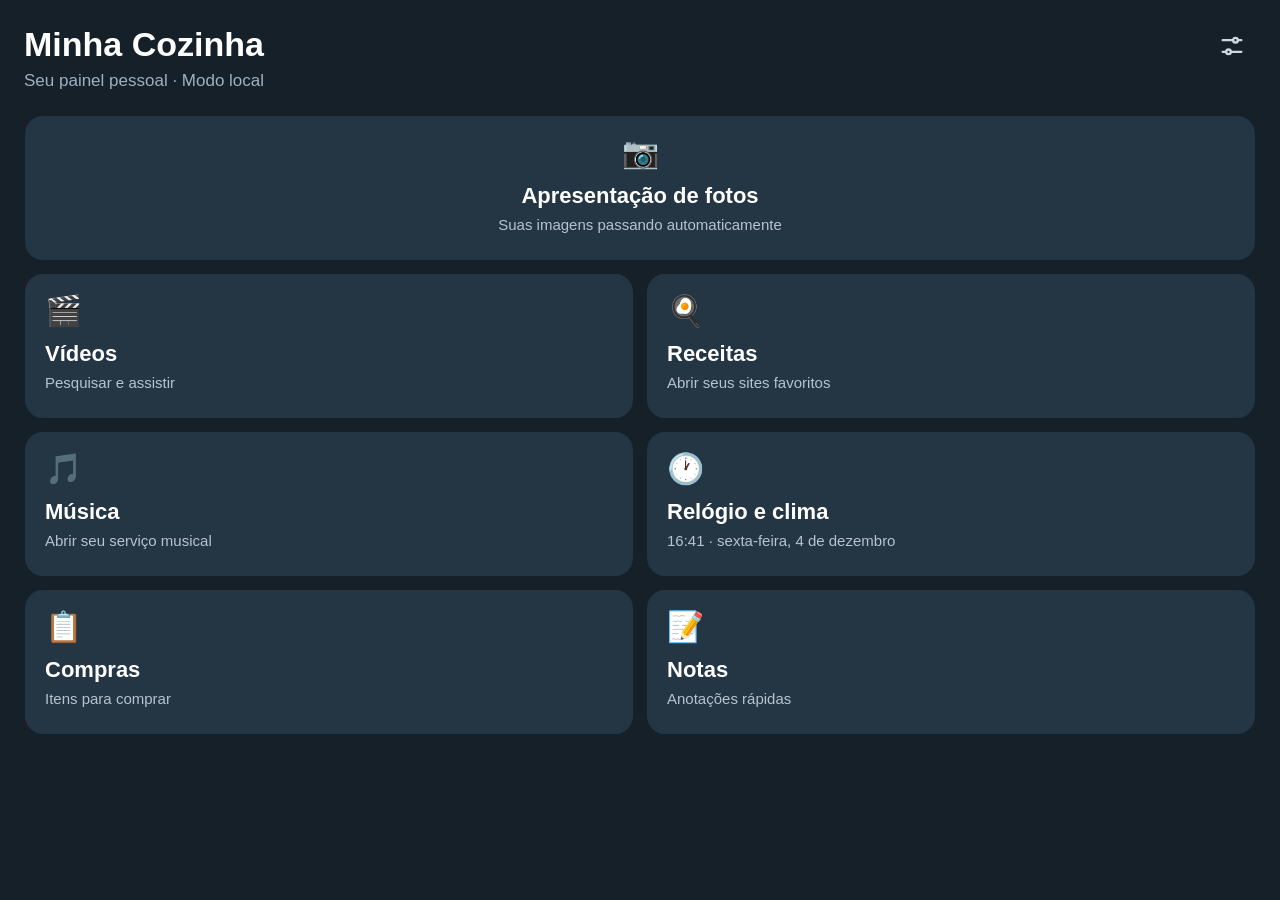
<file: index.html>
<!DOCTYPE html>
<html lang="pt-BR"><head><meta charset="utf-8">
<meta name="viewport" content="width=device-width,initial-scale=1">
<meta name="apple-mobile-web-app-capable" content="yes">
<title>Minha Cozinha</title><link rel="stylesheet" href="style.css"></head>
<body>
<div id="top"><div id="hd"><h1>Minha Cozinha</h1><div id="sub">Seu painel pessoal · <span id="st"></span></div></div>
<button id="gear" data-act="cfg" aria-label="Ajustes"><svg width="28" height="28" viewBox="0 0 24 24" fill="none" stroke="#cfd8e0" stroke-width="2" stroke-linecap="round"><path d="M4 7h9M17 7h3M4 17h3M11 17h9"/><circle cx="15" cy="7" r="2"/><circle cx="9" cy="17" r="2"/></svg></button></div>
<div id="ad" class="hid"><select id="addt"></select><button data-act="add">Adicionar</button><button data-act="done">Salvar e sair</button></div>
<div id="board"></div>
<div id="vw" class="hid"></div>
<div id="pn" class="hid"><div class="box">
<h2>Ajustes</h2>
<p><button data-act="edit">Editar painel</button></p>
<p class="sm">Sem conta, tudo fica salvo só neste aparelho. Com conta, o painel sincroniza entre PC e iPad.</p>
<label>Supabase URL</label><input id="c_url" placeholder="https://xxxx.supabase.co">
<label>Supabase chave pública (anon)</label><input id="c_anon">
<label>E-mail</label><input id="c_em" type="email"><label>Senha</label><input id="c_pw" type="password">
<p><button data-act="in">Entrar</button> <button data-act="su">Criar conta</button> <button data-act="out">Sair</button> <button data-act="sy">Sincronizar agora</button></p>
<label>Segundos por foto</label><input data-s="sec" type="number">
<label>Tela parada: mostrar fotos após (segundos)</label><input data-s="idle" type="number">
<label>Cor do fundo</label><select data-s="th"><option value="0">Azul-noite</option><option value="1">Preto</option><option value="2">Verde-floresta</option><option value="3">Claro</option></select>
<label>Imagem de fundo (link, opcional)</label><input data-s="bg">
<label>Chave da YouTube API (opcional)</label><input data-s="ytKey">
<p><button data-act="cfg">Fechar</button></p></div></div>
<div id="saver" class="hid"><img id="sv" alt=""></div>
<script src="app.js"></script></body></html>
</file>
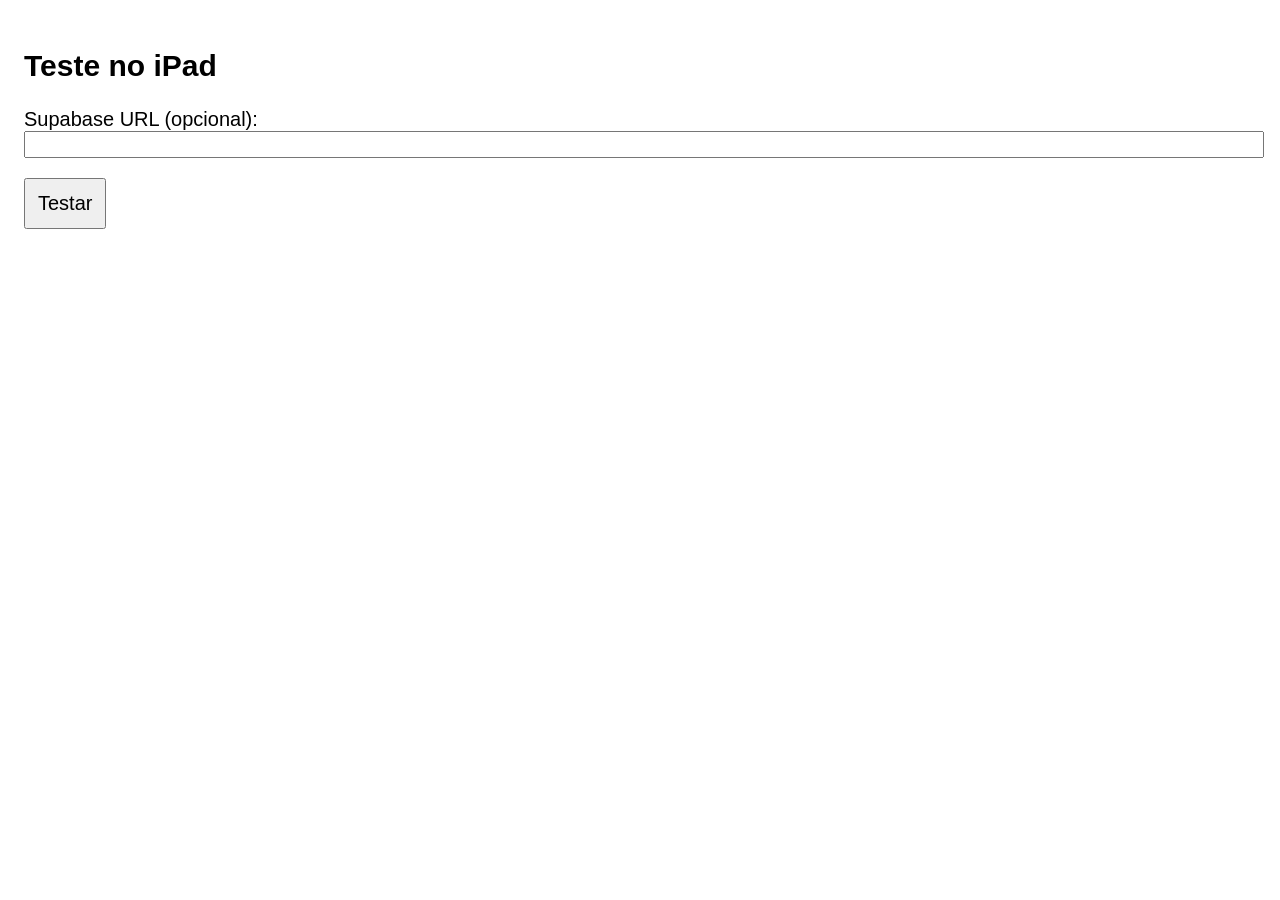
<file: teste.html>
<!DOCTYPE html><html><head><meta charset="utf-8"><meta name="viewport" content="width=device-width,initial-scale=1"><title>Teste</title></head>
<body style="font:20px Helvetica;padding:16px"><h2>Teste no iPad</h2>
<p>Supabase URL (opcional): <input id="u" style="width:100%;font-size:18px"></p>
<button onclick="go()" style="font-size:20px;padding:12px">Testar</button><pre id="o"></pre>
<script>
function t(n,u){var r=new XMLHttpRequest();r.open('GET',u,true);r.timeout=12000;
r.onload=function(){o.textContent+=n+': OK (codigo '+r.status+')\n'};
r.onerror=r.ontimeout=function(){o.textContent+=n+': FALHOU (sem conexao segura)\n'};r.send()}
function go(){o.textContent='';t('Clima','https://api.open-meteo.com/v1/forecast?latitude=-23.5&longitude=-46.6&current_weather=true');
t('YouTube API','https://www.googleapis.com/youtube/v3/search?part=snippet&q=a');var u=document.getElementById('u').value;if(u)t('Supabase',u.replace(/\/+$/,'')+'/auth/v1/settings');
var o=document.getElementById('o');
</script></body></html>
</file>
<file: style.css>
*{box-sizing:border-box}
body{margin:0;padding:16px 18px 30px;background:#162029 center/cover fixed;font:20px/1.35 -apple-system,"Helvetica Neue",Helvetica,Arial,sans-serif;color:#fff}
.b1{background-color:#0d0f12}.b2{background-color:#14241c}.b3{background-color:#e9eef0;color:#18232c}
.b3 h1{color:#18232c}.b3 #sub{color:#5a6b78}
#top{overflow:hidden;padding:6px 6px 16px}
#hd{float:left}
h1{margin:0;font-size:34px;font-weight:700}
#sub{font-size:17px;color:#9fb0bf;margin-top:2px}#st.er{color:#e88a7a}
#gear{float:right;background:none;padding:10px;margin:0}
button{font:inherit;padding:12px 18px;margin:3px;border:0;border-radius:10px;background:#4a90c2;color:#fff}
button:active{opacity:.7}
input,textarea,select{font:inherit;width:100%;padding:10px;border:1px solid #38506a;border-radius:10px;background:#101a22;color:#fff}
select{width:auto}
#ad{padding:0 6px 12px}
.hid{display:none}
.c{display:inline-block;vertical-align:top;padding:7px}
.s1{width:50%}.s2,.s3{width:100%}
.in{background:#243544;border-radius:18px;padding:20px}
.in.k1,.sw.k1{background:#1f4a3a}.in.k2,.sw.k2{background:#2a4270}.in.k3,.sw.k3{background:#5a4a22}
.in.k4,.sw.k4{background:#5a2f3c}.in.k5,.sw.k5{background:#46346b}.sw.k0{background:#243544}
.tl{min-height:104px}
.ic{font-size:30px;line-height:1.1;margin-bottom:12px}
.tt{font-weight:600;font-size:22px}
.ts{font-size:15px;color:#b6c4d0;margin-top:4px}
.s2 .tl,.s3 .tl{text-align:center}
.f1 .tt{font-size:26px}.f2 .tt{font-size:30px}.f1 .ts{font-size:17px}.f2 .ts{font-size:19px}
.tb{margin-bottom:10px}.tb button{padding:8px 12px;background:#3a4f63}
.tb .sw{width:34px;height:34px;padding:0;margin:6px 4px 3px;border:2px solid #9fb0bf}
.ti{margin-bottom:8px;font-weight:bold}
.vh{padding:4px 6px 14px;overflow:hidden}.vt{font-size:26px;font-weight:600;margin-left:10px}
.vb{margin:0 6px}.vb.f1{font-size:24px}.vb.f2{font-size:28px}
.clk b{display:block;font-size:84px;font-weight:700}.clk span{font-size:24px;color:#b6c4d0}
.wx{margin-top:18px}.wx b{font-size:44px}
.lk{display:block;padding:18px;margin:8px 0;background:rgba(0,0,0,.25);border-radius:12px;color:#fff;text-decoration:none}
.ph{height:380px;background:#0c1319;border-radius:12px;position:relative;overflow:hidden}
.ph img{position:absolute;left:0;right:0;top:0;bottom:0;margin:auto;max-width:100%;max-height:100%}
.pc{text-align:center;margin-top:8px}
.it{padding:12px 4px;border-bottom:1px solid rgba(255,255,255,.15)}.it.dn span{text-decoration:line-through;opacity:.5}
.it .rm{float:right;padding:4px 12px;background:#a1514a}
.yr{margin-top:10px}.yv{overflow:hidden;padding:8px 0;border-bottom:1px solid rgba(255,255,255,.15)}
.yv img{float:left;width:120px;margin-right:12px;border-radius:6px}.yv small{color:#b6c4d0}
iframe{width:100%;height:330px;border:0;margin-top:10px;background:#000}
.sm{font-size:15px;color:#b6c4d0}
label{display:block;margin:10px 0 3px;font-size:15px;color:#b6c4d0}
#pn{position:fixed;left:0;top:0;right:0;bottom:0;background:rgba(0,0,0,.6);overflow:auto;z-index:5}
.box{background:#243544;max-width:560px;margin:20px auto;padding:20px;border-radius:18px}
.box h2{margin:0 0 8px}
#saver{position:fixed;left:0;top:0;right:0;bottom:0;background:#000;z-index:9}
#saver img{max-width:100%;max-height:100%;position:absolute;left:0;right:0;top:0;bottom:0;margin:auto}
@media(max-width:480px){.s1{width:100%}h1{font-size:28px}}
[data-act]{cursor:pointer;-webkit-tap-highlight-color:rgba(255,255,255,.15)}
.yb{padding:12px;margin-bottom:12px;background:rgba(0,0,0,.25);border-radius:12px}
</file>
